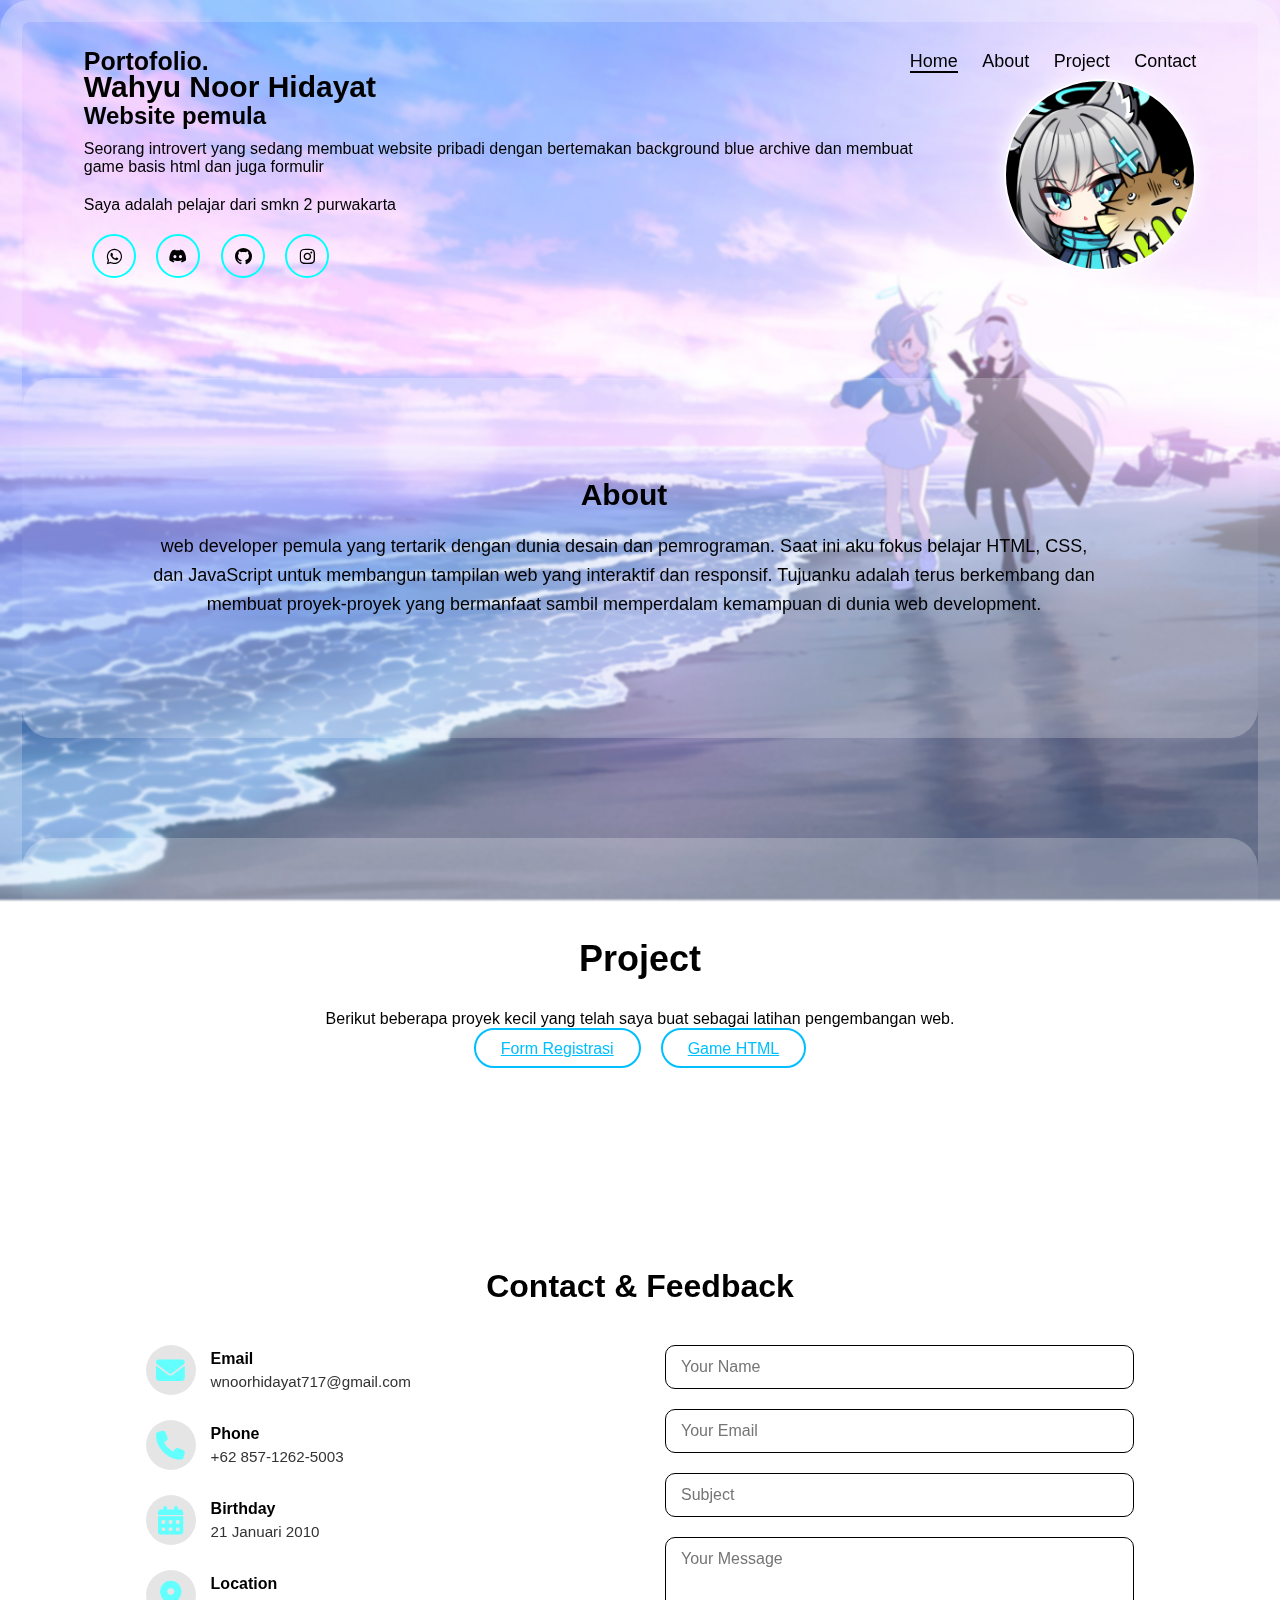
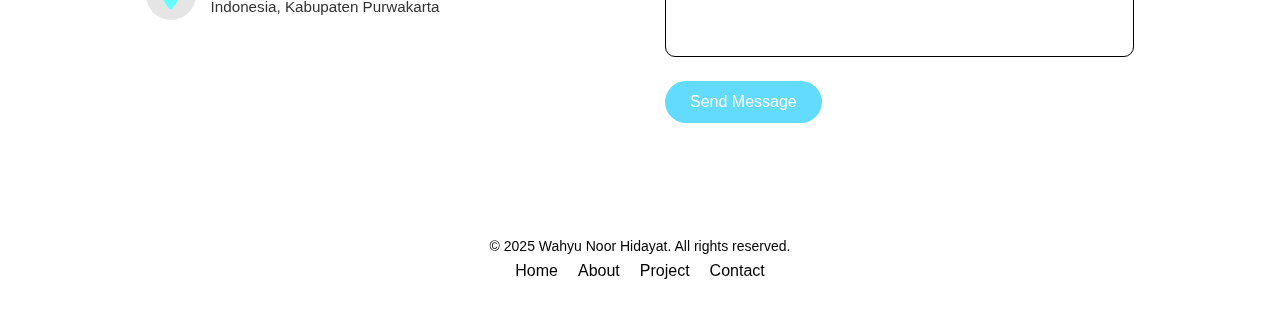
<file: index.html>
<!DOCTYPE html>
<html lang="en">
<head>
    <meta charset="UTF-8">
    <meta name="viewport" content="width=device-width, initial-scale=1.0">
    <title>Portofolio Wahyu</title>
   <link rel="stylesheet" href="style.css">
   <link href='https://unpkg.com/boxicons@2.1.4/css/boxicons.min.css' rel='stylesheet'>
   <link rel="stylesheet" href="https://cdnjs.cloudflare.com/ajax/libs/font-awesome/6.5.0/css/all.min.css">

<body>

    <div class="container">
        <header>
        <a href="#" class="logo">Portofolio.</a>
           
        <nav class="navbar">
            <a href="#home" class="active">Home</a>
            <a href="#about">About</a>
            <a href="#project">Project</a>
            <a href="#contact">Contact</a>
        </nav>
        </header>
        <section class="home" id="home">
            <div class="home-detail">
                <h1>Wahyu Noor Hidayat</h1>
                <h2>Website pemula</h2>
                <p>Seorang introvert yang sedang membuat website pribadi dengan bertemakan background blue archive
                   dan membuat game basis html dan juga formulir </p>
                   <p>Saya adalah pelajar dari smkn 2 purwakarta</p>
                <div class="Social-icons">
                    <div class="social-icons">
                        <a href="https://wa.me/6285712625003/"><i class='bx bxl-whatsapp'></i></a>
                        <a href="https://discord.gg/tavjFtFc"><i class='bx bxl-discord-alt'></i></a>
                        <a href="https://github.com/wnoorhidayat717-code"><i class='bx bxl-github'></i></a>
                        <a href="https://www.instagram.com/wnoorhidayat717/"><i class='bx bxl-instagram'></i></a>
                    </div>
                </div>
            </div>

           <div class="home-img">
            <div class="img-box">
                <div class="img-item">
                    <img src="foto/iwak.png" alt="">
                </div>
            </div>
           </div>
        </section>

       
<section class="about section-box" id="about">
  <div class="about-content">
    <div class="about-text">
      <h2>About</h2>
      <p class="about-description">
    web developer pemula yang tertarik dengan dunia desain dan pemrograman.
Saat ini aku fokus belajar HTML, CSS, dan JavaScript untuk membangun tampilan web yang interaktif dan responsif.
Tujuanku adalah terus berkembang dan membuat proyek-proyek yang bermanfaat sambil memperdalam kemampuan di dunia web development.
      </p>
    </div>
</section>


<section class="project" id="project">
  <h2>Project</h2>
  <p>Berikut beberapa proyek kecil yang telah saya buat sebagai latihan pengembangan web.</p>

  <div class="project-buttons">
    <a href="form/Form registrasi.html" class="btn">Form Registrasi</a>
    <a href="game/catur.html" class="btn">Game HTML</a>
  </div>
</section>


<section class="contact" id="contact">
  <h2>Contact & Feedback</h2>
  <div class="contact-content">
    
    <div class="contact-info">
      <div class="info-item">
        <i class="fas fa-envelope"></i>
        <div>
          <h4>Email</h4>
          <p>wnoorhidayat717@gmail.com</p>
        </div>
      </div>

      <div class="info-item">
        <i class="fas fa-phone"></i>
        <div>
          <h4>Phone</h4>
          <p>+62 857-1262-5003</p>
        </div>
      </div>

      <div class="info-item">
        <i class="fas fa-calendar-alt"></i>
        <div>
          <h4>Birthday</h4>
          <p>21 Januari 2010</p>
        </div>
      </div>

      <div class="info-item">
        <i class="fas fa-map-marker-alt"></i>
        <div>
          <h4>Location</h4>
          <p>Indonesia, Kabupaten Purwakarta</p>
        </div>
      </div>
    </div>

    <form class="contact-form">
      <div class="form-group">
        <input type="text" placeholder="Your Name" required>
      </div>
      <div class="form-group">
        <input type="email" placeholder="Your Email" required>
      </div>
      <div class="form-group">
        <input type="text" placeholder="Subject" required>
      </div>
      <div class="form-group">
        <textarea placeholder="Your Message" required></textarea>
      </div>
      <button type="submit" class="send-btn">Send Message</button>
    </form>
  </div>
</section>


</section>

<footer class="footer">
  <div class="footer-content">
    <p>© 2025 Wahyu Noor Hidayat. All rights reserved.</p>
    <nav class="footer-nav">
      <a href="#home">Home</a>
      <a href="#about">About</a>
      <a href="#project">Project</a>
      <a href="#contact">Contact</a>
    </nav>
  </div>
</footer>

   
    <script src="script.js"></script>
</body>
</html>
</file>
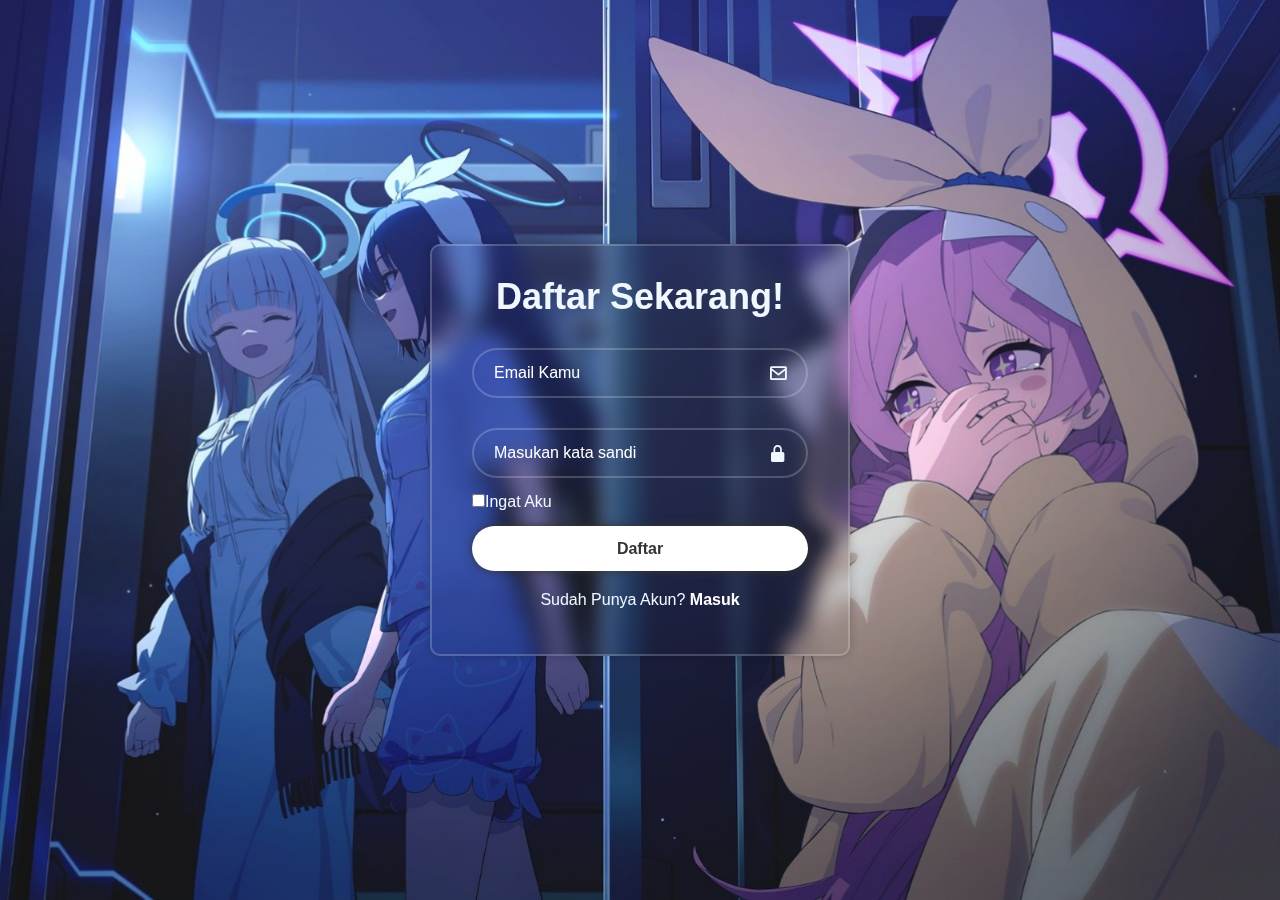
<file: form/form registrasi.html>
<!DOCTYPE html>
<html lang="en">
<head>
    <meta charset="UTF-8">
    <meta name="viewport" content="width=device-width, initial-scale=1.0">
    <title>Formulir Registrasi</title>
    <link rel="stylesheet" href="form regis.css">
    <link href='https://unpkg.com/boxicons@2.1.4/css/boxicons.min.css' rel='stylesheet'>
</head>
<body>

   <div class="wrapper">
    <form action="">
        <h1>Daftar Sekarang!</h1>
        <div class="input-box">
        <input type="email" placeholder="Email Kamu" required>
        <i class='bx bx-envelope'></i>
        </div>
        <div class="input-box">
            <input type="password" placeholder="Masukan kata sandi" required>
            <i class='bx bxs-lock-alt'></i>
        </div>
        
        <div class="remember-forgot">
            <label><input type="checkbox">Ingat Aku</label>
        </div>

        <button type="submit" class="btn">Daftar</button>
        <div class="register-link">
            <p>Sudah Punya Akun? <a href="form login.html">Masuk</a></p>
        </div>
    </form>
   </div>

</body>
</html>
</file>
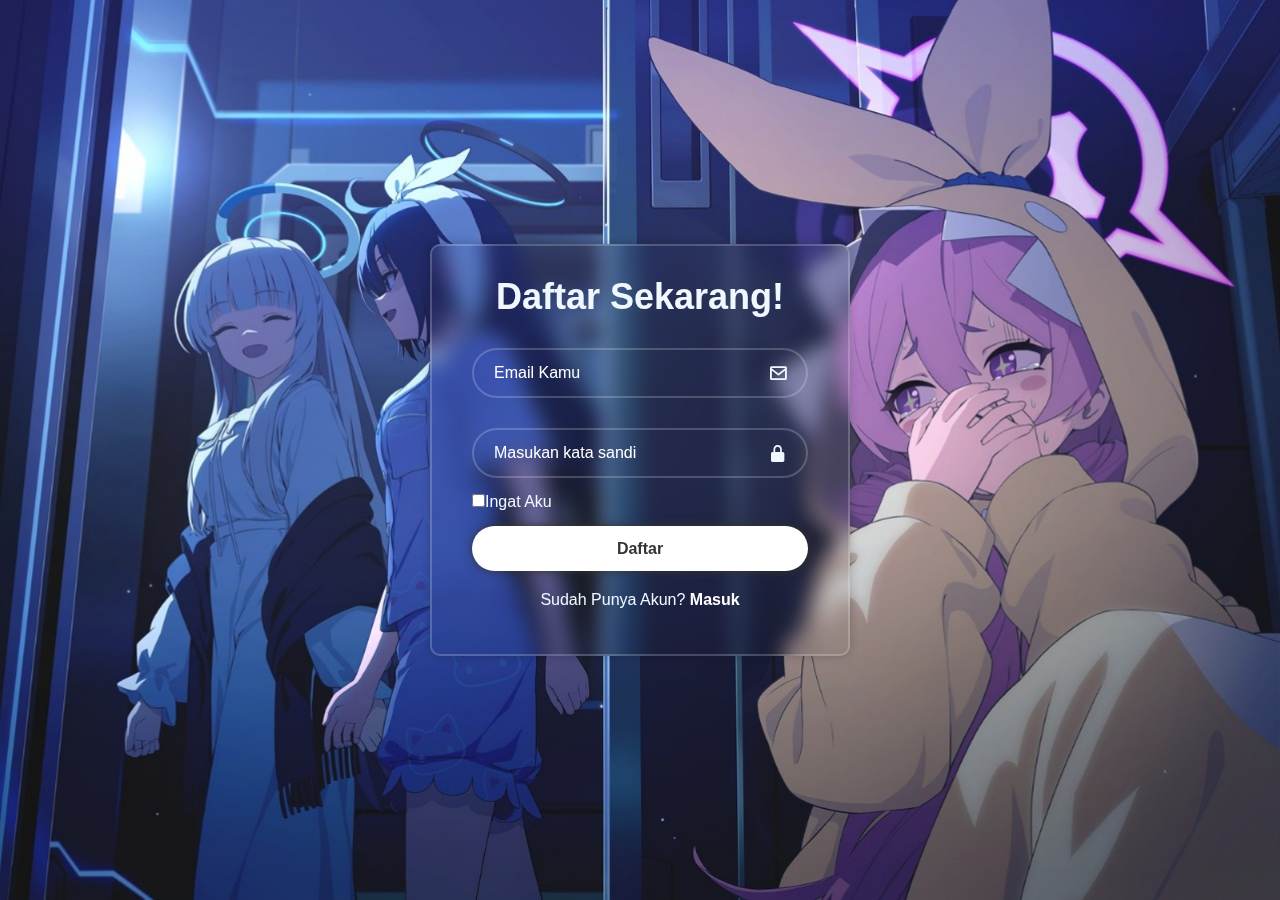
<file: form/form_registrasi.html>
<!DOCTYPE html>
<html lang="en">
<head>
    <meta charset="UTF-8">
    <meta name="viewport" content="width=device-width, initial-scale=1.0">
    <title>Formulir Registrasi</title>
    <link rel="stylesheet" href="form regis.css">
    <link href='https://unpkg.com/boxicons@2.1.4/css/boxicons.min.css' rel='stylesheet'>
</head>
<body>

   <div class="wrapper">
    <form action="">
        <h1>Daftar Sekarang!</h1>
        <div class="input-box">
        <input type="email" placeholder="Email Kamu" required>
        <i class='bx bx-envelope'></i>
        </div>
        <div class="input-box">
            <input type="password" placeholder="Masukan kata sandi" required>
            <i class='bx bxs-lock-alt'></i>
        </div>
        
        <div class="remember-forgot">
            <label><input type="checkbox">Ingat Aku</label>
        </div>

        <button type="submit" class="btn">Daftar</button>
        <div class="register-link">
            <p>Sudah Punya Akun? <a href="form_login.html">Masuk</a></p>
        </div>
    </form>
   </div>

</body>

</html>
</file>
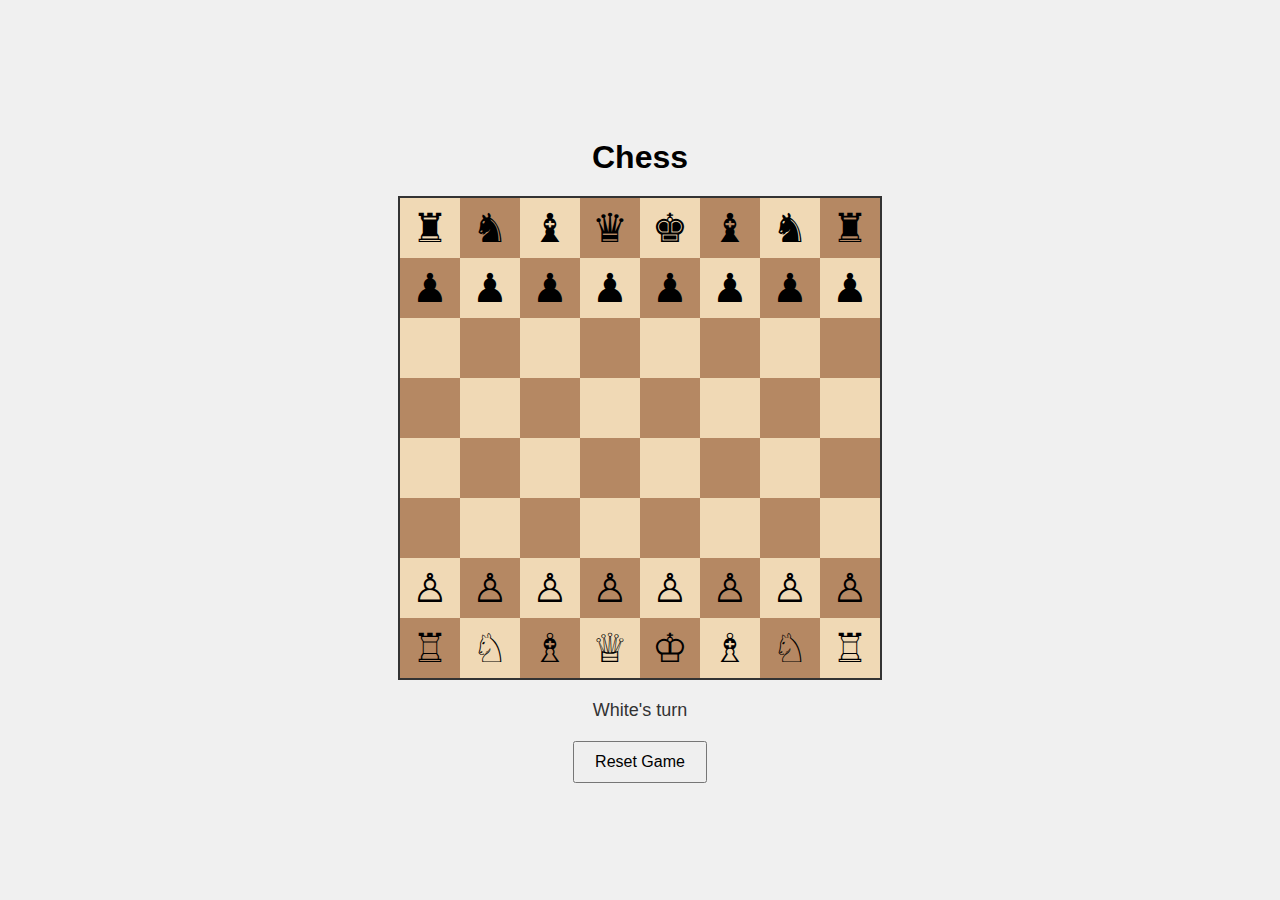
<file: game/catur.html>
<!DOCTYPE html>
<html lang="en">
<head>
    <meta charset="UTF-8">
    <meta name="viewport" content="width=device-width, initial-scale=1.0">
    <title>Chess Game</title>
    <style>
        body {
            font-family: Arial, sans-serif;
            display: flex;
            justify-content: center;
            align-items: center;
            height: 100vh;
            margin: 0;
            background-color: #f0f0f0;
        }
        .game-container {
            text-align: center;
        }
        h1 {
            margin-bottom: 20px;
        }
        .board {
            display: grid;
            grid-template-columns: repeat(8, 60px);
            grid-template-rows: repeat(8, 60px);
            gap: 0;
            margin: 0 auto;
            border: 2px solid #333;
        }
        .square {
            width: 60px;
            height: 60px;
            display: flex;
            justify-content: center;
            align-items: center;
            font-size: 40px;
            cursor: pointer;
            position: relative;
        }
        .square.white {
            background-color: #f0d9b5;
        }
        .square.black {
            background-color: #b58863;
        }
        .square.selected {
            background-color: #ffff00;
        }
        .square.possible-move {
            background-color: #90ee90;
        }
        .message {
            margin-top: 20px;
            font-size: 18px;
            color: #333;
        }
        button {
            margin-top: 20px;
            padding: 10px 20px;
            font-size: 16px;
            cursor: pointer;
        }
    </style>
</head>
<body>
    <div class="game-container">
        <h1>Chess</h1>
        <div class="board" id="board"></div>
        <div class="message" id="message">White's turn</div>
        <button id="reset">Reset Game</button>
    </div>

    <script>
        const boardElement = document.getElementById('board');
        const message = document.getElementById('message');
        const resetButton = document.getElementById('reset');

        let currentPlayer = 'white';
        let selectedSquare = null;
        let possibleMoves = [];

        // Initial board setup
        let board = [
            ['♜', '♞', '♝', '♛', '♚', '♝', '♞', '♜'],
            ['♟', '♟', '♟', '♟', '♟', '♟', '♟', '♟'],
            ['', '', '', '', '', '', '', ''],
            ['', '', '', '', '', '', '', ''],
            ['', '', '', '', '', '', '', ''],
            ['', '', '', '', '', '', '', ''],
            ['♙', '♙', '♙', '♙', '♙', '♙', '♙', '♙'],
            ['♖', '♘', '♗', '♕', '♔', '♗', '♘', '♖']
        ];

        function createBoard() {
            boardElement.innerHTML = '';
            for (let row = 0; row < 8; row++) {
                for (let col = 0; col < 8; col++) {
                    const square = document.createElement('div');
                    square.classList.add('square');
                    square.classList.add((row + col) % 2 === 0 ? 'white' : 'black');
                    square.dataset.row = row;
                    square.dataset.col = col;
                    square.textContent = board[row][col];
                    square.addEventListener('click', handleSquareClick);
                    boardElement.appendChild(square);
                }
            }
        }

        function handleSquareClick(event) {
            const square = event.target;
            const row = parseInt(square.dataset.row);
            const col = parseInt(square.dataset.col);

            if (selectedSquare) {
                const selectedRow = parseInt(selectedSquare.dataset.row);
                const selectedCol = parseInt(selectedSquare.dataset.col);

                if (isValidMove(selectedRow, selectedCol, row, col)) {
                    // Move piece
                    board[row][col] = board[selectedRow][selectedCol];
                    board[selectedRow][selectedCol] = '';
                    currentPlayer = currentPlayer === 'white' ? 'black' : 'white';
                    message.textContent = `${currentPlayer.charAt(0).toUpperCase() + currentPlayer.slice(1)}'s turn`;
                }

                // Clear selection
                selectedSquare.classList.remove('selected');
                clearPossibleMoves();
                selectedSquare = null;
                createBoard();
            } else {
                const piece = board[row][col];
                if (piece && isPieceColor(piece, currentPlayer)) {
                    selectedSquare = square;
                    square.classList.add('selected');
                    showPossibleMoves(row, col);
                }
            }
        }

        function isPieceColor(piece, color) {
            const whitePieces = ['♔', '♕', '♖', '♗', '♘', '♙'];
            const blackPieces = ['♚', '♛', '♜', '♝', '♞', '♟'];
            return (color === 'white' && whitePieces.includes(piece)) ||
                   (color === 'black' && blackPieces.includes(piece));
        }

        function isValidMove(fromRow, fromCol, toRow, toCol) {
            const piece = board[fromRow][fromCol];
            const target = board[toRow][toCol];

            // Can't move to square occupied by own piece
            if (target && isPieceColor(target, currentPlayer)) {
                return false;
            }

            // Basic movement validation (simplified)
            const rowDiff = Math.abs(toRow - fromRow);
            const colDiff = Math.abs(toCol - fromCol);

            switch (piece) {
                case '♙': // White pawn
                    if (fromRow === 6 && toRow === 4 && fromCol === toCol && !target) return true; // Double move
                    if (toRow === fromRow - 1 && fromCol === toCol && !target) return true; // Single move
                    if (toRow === fromRow - 1 && Math.abs(toCol - fromCol) === 1 && target) return true; // Capture
                    break;
                case '♟': // Black pawn
                    if (fromRow === 1 && toRow === 3 && fromCol === toCol && !target) return true; // Double move
                    if (toRow === fromRow + 1 && fromCol === toCol && !target) return true; // Single move
                    if (toRow === fromRow + 1 && Math.abs(toCol - fromCol) === 1 && target) return true; // Capture
                    break;
                case '♖': case '♜': // Rook
                    if ((fromRow === toRow || fromCol === toCol) && isPathClear(fromRow, fromCol, toRow, toCol)) return true;
                    break;
                case '♘': case '♞': // Knight
                    if ((rowDiff === 2 && colDiff === 1) || (rowDiff === 1 && colDiff === 2)) return true;
                    break;
                case '♗': case '♝': // Bishop
                    if (rowDiff === colDiff && isPathClear(fromRow, fromCol, toRow, toCol)) return true;
                    break;
                case '♕': case '♛': // Queen
                    if ((fromRow === toRow || fromCol === toCol || rowDiff === colDiff) && isPathClear(fromRow, fromCol, toRow, toCol)) return true;
                    break;
                case '♔': case '♚': // King
                    if (rowDiff <= 1 && colDiff <= 1) return true;
                    break;
            }

            return false;
        }

        function isPathClear(fromRow, fromCol, toRow, toCol) {
            const rowStep = toRow > fromRow ? 1 : toRow < fromRow ? -1 : 0;
            const colStep = toCol > fromCol ? 1 : toCol < fromCol ? -1 : 0;

            let currentRow = fromRow + rowStep;
            let currentCol = fromCol + colStep;

            while (currentRow !== toRow || currentCol !== toCol) {
                if (board[currentRow][currentCol]) {
                    return false;
                }
                currentRow += rowStep;
                currentCol += colStep;
            }

            return true;
        }

        function showPossibleMoves(row, col) {
            possibleMoves = [];
            for (let r = 0; r < 8; r++) {
                for (let c = 0; c < 8; c++) {
                    if (isValidMove(row, col, r, c)) {
                        possibleMoves.push([r, c]);
                        const square = document.querySelector(`[data-row="${r}"][data-col="${c}"]`);
                        square.classList.add('possible-move');
                    }
                }
            }
        }

        function clearPossibleMoves() {
            document.querySelectorAll('.possible-move').forEach(square => {
                square.classList.remove('possible-move');
            });
        }

        function resetGame() {
            board = [
                ['♜', '♞', '♝', '♛', '♚', '♝', '♞', '♜'],
                ['♟', '♟', '♟', '♟', '♟', '♟', '♟', '♟'],
                ['', '', '', '', '', '', '', ''],
                ['', '', '', '', '', '', '', ''],
                ['', '', '', '', '', '', '', ''],
                ['', '', '', '', '', '', '', ''],
                ['♙', '♙', '♙', '♙', '♙', '♙', '♙', '♙'],
                ['♖', '♘', '♗', '♕', '♔', '♗', '♘', '♖']
            ];
            currentPlayer = 'white';
            selectedSquare = null;
            possibleMoves = [];
            message.textContent = `${currentPlayer.charAt(0).toUpperCase() + currentPlayer.slice(1)}'s turn`;
            createBoard();
        }

        resetButton.addEventListener('click', resetGame);
        createBoard();
    </script>
</body>
</html>
</file>
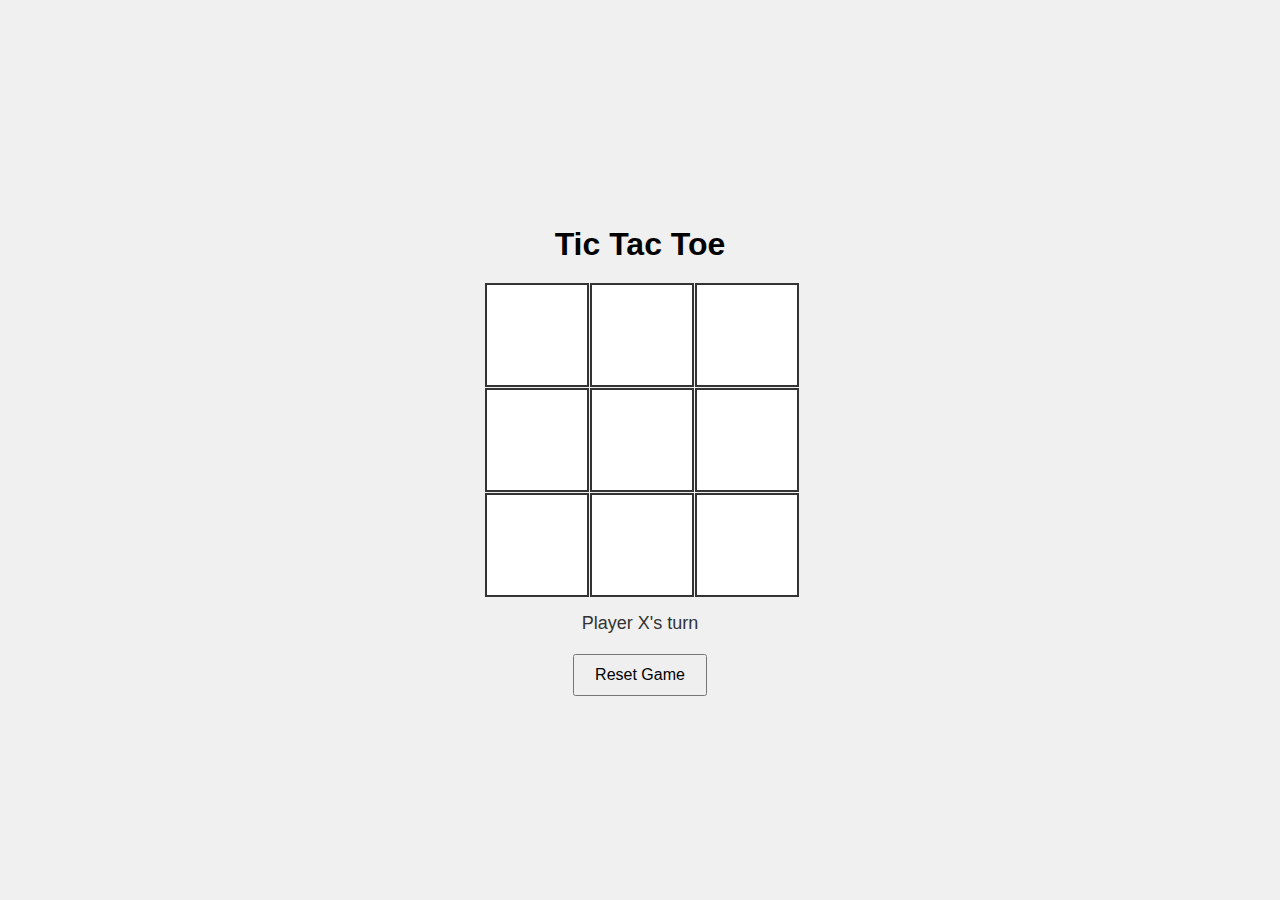
<file: game/Game.html>
<!DOCTYPE html>
<html lang="en">
<head>
    <meta charset="UTF-8">
    <meta name="viewport" content="width=device-width, initial-scale=1.0">
    <title>Tic Tac Toe Game</title>
    <style>
        body {
            font-family: Arial, sans-serif;
            display: flex;
            justify-content: center;
            align-items: center;
            height: 100vh;
            margin: 0;
            background-color: #f0f0f0;
        }
        .game-container {
            text-align: center;
        }
        h1 {
            margin-bottom: 20px;
        }
        .board {
            display: grid;
            grid-template-columns: repeat(3, 100px);
            grid-template-rows: repeat(3, 100px);
            gap: 5px;
            margin: 0 auto;
        }
        .cell {
            width: 100px;
            height: 100px;
            background-color: #fff;
            border: 2px solid #333;
            display: flex;
            justify-content: center;
            align-items: center;
            font-size: 36px;
            cursor: pointer;
            transition: background-color 0.3s;
        }
        .cell:hover {
            background-color: #e0e0e0;
        }
        .cell.taken {
            cursor: not-allowed;
        }
        .message {
            margin-top: 20px;
            font-size: 18px;
            color: #333;
        }
        button {
            margin-top: 20px;
            padding: 10px 20px;
            font-size: 16px;
            cursor: pointer;
        }
    </style>
</head>
<body>
    <div class="game-container">
        <h1>Tic Tac Toe</h1>
        <div class="board" id="board">
            <div class="cell" data-index="0"></div>
            <div class="cell" data-index="1"></div>
            <div class="cell" data-index="2"></div>
            <div class="cell" data-index="3"></div>
            <div class="cell" data-index="4"></div>
            <div class="cell" data-index="5"></div>
            <div class="cell" data-index="6"></div>
            <div class="cell" data-index="7"></div>
            <div class="cell" data-index="8"></div>
        </div>
        <div class="message" id="message">Player X's turn</div>
        <button id="reset">Reset Game</button>
    </div>

    <script>
        const board = document.getElementById('board');
        const message = document.getElementById('message');
        const resetButton = document.getElementById('reset');
        const cells = document.querySelectorAll('.cell');

        let currentPlayer = 'X';
        let gameActive = true;
        let gameState = ['', '', '', '', '', '', '', '', ''];

        const winningConditions = [
            [0, 1, 2],
            [3, 4, 5],
            [6, 7, 8],
            [0, 3, 6],
            [1, 4, 7],
            [2, 5, 8],
            [0, 4, 8],
            [2, 4, 6]
        ];

        function handleCellClick(event) {
            const clickedCell = event.target;
            const clickedCellIndex = parseInt(clickedCell.getAttribute('data-index'));

            if (gameState[clickedCellIndex] !== '' || !gameActive) {
                return;
            }

            gameState[clickedCellIndex] = currentPlayer;
            clickedCell.textContent = currentPlayer;
            clickedCell.classList.add('taken');

            checkResult();
        }

        function checkResult() {
            let roundWon = false;
            for (let i = 0; i < winningConditions.length; i++) {
                const winCondition = winningConditions[i];
                let a = gameState[winCondition[0]];
                let b = gameState[winCondition[1]];
                let c = gameState[winCondition[2]];
                if (a === '' || b === '' || c === '') {
                    continue;
                }
                if (a === b && b === c) {
                    roundWon = true;
                    break;
                }
            }

            if (roundWon) {
                message.textContent = `Player ${currentPlayer} has won!`;
                gameActive = false;
                return;
            }

            let roundDraw = !gameState.includes('');
            if (roundDraw) {
                message.textContent = 'Game ended in a draw!';
                gameActive = false;
                return;
            }

            currentPlayer = currentPlayer === 'X' ? 'O' : 'X';
            message.textContent = `Player ${currentPlayer}'s turn`;
        }

        function resetGame() {
            gameActive = true;
            currentPlayer = 'X';
            gameState = ['', '', '', '', '', '', '', '', ''];
            message.textContent = `Player ${currentPlayer}'s turn`;
            cells.forEach(cell => {
                cell.textContent = '';
                cell.classList.remove('taken');
            });
        }

        cells.forEach(cell => cell.addEventListener('click', handleCellClick));
        resetButton.addEventListener('click', resetGame);
    </script>
</body>
</html>
</file>
<file: style.css>
*{
    margin: 0;
    padding: 0;
    box-sizing: border-box;
    font-family: sans-serif
}

html {
  scroll-behavior: smooth;
}

body {
  margin: 0;
  font-family: 'Poppins', sans-serif;
  background: url(foto/BG_CS_S1Final_80.jpeg);
  backdrop-filter: blur(1px);
  -webkit-backdrop-filter: blur(10px);
  background-attachment: fixed;
  background-size: cover;
}


.container {
    position: relative;
    height: 100%;
    background: rgba(255, 255, 255, .1);
    border: 22px solid rgba(255, 255, 255, .2);
    border-radius: 30px;
    backdrop-filter: blur(2px);
    animation: zoom-in 1s ease forwards;
}

@keyframes zoom-in {
    100% {
        transform: scale(1,1);
    }
}

header {
    position: absolute;
    top: 0;
    left: 0;
    width: 100%;
    padding: 25px 5%;
   
    display: flex;
    justify-content: space-between;
    align-items: center;
    z-index: 100;
}

.logo {
    font-size: 25px;
    color: black;
    text-decoration: none;
    font-weight: 600;
}

.navbar a {
    font-size: 18px;
    color: black;
    text-decoration: none;
    font-weight: 500;
    margin-left: 20px;
    border-bottom: 2px solid transparent;
    transition: .5s;
}

.navbar a:hover,
.navbar a.active {
    border-color: black;
}

.home {
    display: flex;
    align-items: center;
    height: 100%;
    gap: 50px;
    padding: 50px 5% 0;
    color: #000000;
}

.home-detail h1 {
    font-size: 30px;
    line-height: 1;
    color: #000000;
}

.home details h2 {
    font-size: 32px;
}

.home-detail p {
    margin: 10px 0 20px;
}

.home-detail .social-icons a {
    display: inline-flex;
    padding: 10px;
    border: 2px solid cyan;
    border-radius: 50%;
    font-size: 20px;
    color: rgb(0, 0, 0);
    text-decoration: none;
    margin: 0 8px;
    transition: .5s;
}

.home-detail .social-icons a:hover {
    background: #00ffff;
    box-shadow: 0 0 10px #ffffff;
    color: #333;
    
}

.home-img .img-box {
    position: relative;
    width: 15vw;
    height: 15vw;
    border: 2px solid #fff;
    border-radius: 50%;
    box-shadow: 0 0 20px #fff;
    overflow: hidden;
    
}
    
.home-img .img-box img {
    position: absolute;
    display: block;
    width: 100%;
    object-fit: cover;

}

#about {
  display:flex ;
  flex-direction: column;
  justify-content: center; 
  align-items: center; 
  text-align: center;      
  min-height: 10vh;   
  gap: 100px;
}

#about p {
  color: #000000;
 
}

#about button {
  margin-top: 20px;
}


.about-content {
  grid-template-columns: 1fr 1fr;
  gap: 4rem;
  align-items: center;
}

.about-text {
  padding-right: 2rem;
}

.about-description {
  color: #ff0000;
  margin-bottom: rem;
}

.about-stats {
  display: flex;
  gap: 2rem;
  margin-top: 2rem;
}

.stat {
  text-align: center;
}

.stat-number {
  display: block;
  font-size: 2rem;
  font-weight: 700;
  color: #007bff;
}

.stat-label {
  font-size: 0.9rem;
  color: #666666;
  text-transform: uppercase;
  letter-spacing: 1px;
}

.about-image {
  text-align: center;
}

.profile-image {
  width: 100%;
  max-width: 400px;
  height: auto;
  border-radius: 10px;
  box-shadow: 0 20px 40px rgba(0, 0, 0, 0.1);
  transition: transform 0.3s ease;
}

.profile-image:hover {
  transform: scale(1.05);
}

.about {
  padding: 100px 10%;
  color: #333;
  background: rgba(255, 255, 255, 0.15);
  border-radius: 30px;
  margin-top: 100px;
  backdrop-filter: blur(3px);
  position: relative;
  text-align: center;
}

.about h2 {
  font-size: 30px;
  margin-bottom: 20px;
  color: #000000;
  
}

.about-description {
  font-size: 18px;
  line-height: 1.6;
  margin-bottom: 20px;
}

.btn:hover {
  background: #00bfff;
  color: #fff;
}

.project {
  padding: 100px 10%;
  color: #000000;
  text-align: center;
  background: rgba(255, 255, 255, 0.15);
  border-radius: 30px;
  backdrop-filter: blur(3px);
  margin-top: 100px;
}

.project h2 {
  font-size: 36px;
  margin-bottom: 30px;
  color: #000;
}

.project-buttons {
  display: flex;
  justify-content: center;
  gap: 20px;
  flex-wrap: wrap;
}

  
.btn {
  background: transparent;
  color: #00bfff;
  border: 2px solid #00bfff;
  padding: 10px 25px;
  border-radius: 25px;
  font-size: 16px;
  transition: 0.3s;
  cursor: pointer;
  padding-bottom: 8px;
}

.btn:hover {
  background: #00bfff;
  color: #fff;
  
}

.contact {
  padding: 100px 10%;
  text-align: center;
}

.contact h2 {
  font-size: 2rem;
  font-weight: 700;
  margin-bottom: 40px;
  position: relative;
  display: inline-block;
}

.contact-content {
  display: grid;
  grid-template-columns: 1fr 1fr;
  gap: 50px;
  align-items: flex-start;
}

.contact-info {
  text-align: left;
}

.info-item {
  display: flex;
  align-items: center;
  margin-bottom: 25px;
}

.info-item i {
  font-size: 1.8rem;
  color: #63ffff;
  background: rgba(0, 0, 0, 0.1);
  border-radius: 50%;
  width: 50px;
  height: 50px;
  display: flex;
  align-items: center;
  justify-content: center;
  margin-right: 15px;
}

.info-item h4 {
  font-size: 1rem;
  font-weight: 600;
  margin-bottom: 5px;
}

.info-item p {
  color: #333;
  font-size: 0.95rem;
}

.contact-form {
  text-align: left;
}

.contact-form .form-group {
  margin-bottom: 20px;
}

.contact-form input,
.contact-form textarea {
  width: 100%;
  padding: 12px 15px;
  border: 1px solid #000000;
  border-radius: 10px;
  font-size: 1rem;
  background: transparent;
  backdrop-filter: blur(8px);
}

.contact-form textarea {
  height: 120px;
  resize: none;
}

.send-btn {
  background: #63dbff;
  color: white;
  border: none;
  padding: 12px 25px;
  border-radius: 30px;
  font-size: 1rem;
  cursor: pointer;
  transition: all 0.3s ease;
}

.send-btn:hover {
  background: #5548ff;
  box-shadow: 0 0 10px rgba(108, 99, 255, 0.6);
}

@media (max-width: 900px) {
  .contact-content {
    grid-template-columns: 1fr;
    text-align: center;
  }

  .contact-info {
    text-align: center;
  }

  .info-item {
    justify-content: center;
  }
}


.footer {
  width: 100%;
  padding: 15px 0;
  background: rgba(255, 255, 255, 0.15);
  backdrop-filter: blur(10px);
  text-align: center;
  color: #000;
  font-family: 'Poppins', sans-serif;
  position: relative;
  bottom: 0;
}

.footer-content {
  display: flex;
  flex-direction: column;
  align-items: center;
  gap: 8px;
}

.footer p {
  margin: 0;
  font-size: 14px;
}

.footer-nav {
  display: flex;
  gap: 20px;
}

.footer-nav a {
  text-decoration: none;
  color: #000;
  font-weight: 500;
  transition: color 0.3s ease;
}

.footer-nav a:hover {
  color: #6a5acd;
}
</file>
<file: form/form regis.css>
*{
    margin: 0;
    padding: 0;
    box-sizing: border-box;
    font-family: "Poppins", sans-serif;
}

body{
    display: flex;
    justify-content: center;
    align-items: center;
    min-height: 100vh;
    background: url(foto/Dark\ theme.jpeg);
    background-size: cover;
    background-position: center;
}

.wrapper {
    width: 420px;
    background: transparent;
    border: 2px solid rgba(255, 255, 255, .2);
    color: aliceblue;
    border-radius: 10px;
    padding: 30px 40px;
    backdrop-filter: blur(10px);
    box-shadow: 0 0 10px rgba(0, 0, 0, .2);
}

.wrapper h1 {
    font-size: 36px;
    text-align: center;
}

.wrapper .input-box {
    position: relative;
    width: 100%;
    height: 50px;
    background: n;
    margin: 30px 0;
}

.input-box input {
    width: 100%;
    height: 100%;
    background: transparent;
    border: none;
    outline: none;
    border: 2px solid rgba(255, 255, 255, .2);
    border-radius: 40px;
    font-size: 16px;
    color: #fff;
    padding: 20px 45px 20px 20px;
}

.input-box input::placeholder {
    color: #fff;
}

.input-box i {
    position: absolute;
    right: 20px;
    top: 50%;
    transform: translateY(-50%);
    font-size: 20px;
}

.wrapper .remember-forgot {
    display: flex;
    justify-content: space-between;
    font-size: 14,5px;
    margin: -15px 0 15px;
}

.remember-forgot .label-input {
    accent-color: #fff;
    margin-right: 3px;
}

.remember-forgot a {
    color: #fff;
    text-decoration: none;
}

.remember-forgot a:hover {
    text-decoration: underline;
}

.wrapper .btn {
    width: 100%;
    height: 45px;
    background:#fff;
    border: none;
    outline: none;
    border-radius: 40px;
    box-shadow: 0 0 10px;   
    cursor: pointer;
    font-size: 16px;
    color: #333;
    font-weight: 600;
}

.wrapper .register-link {
    font-size: 14,5px;
    text-align: center;
    margin: 20px 0px 15px;
}

.register-link p a {
    color: #fff;
    text-decoration: none;
    font-weight: 600;
}

.register-link p a:hover {
    text-decoration: underline;
}
</file>
